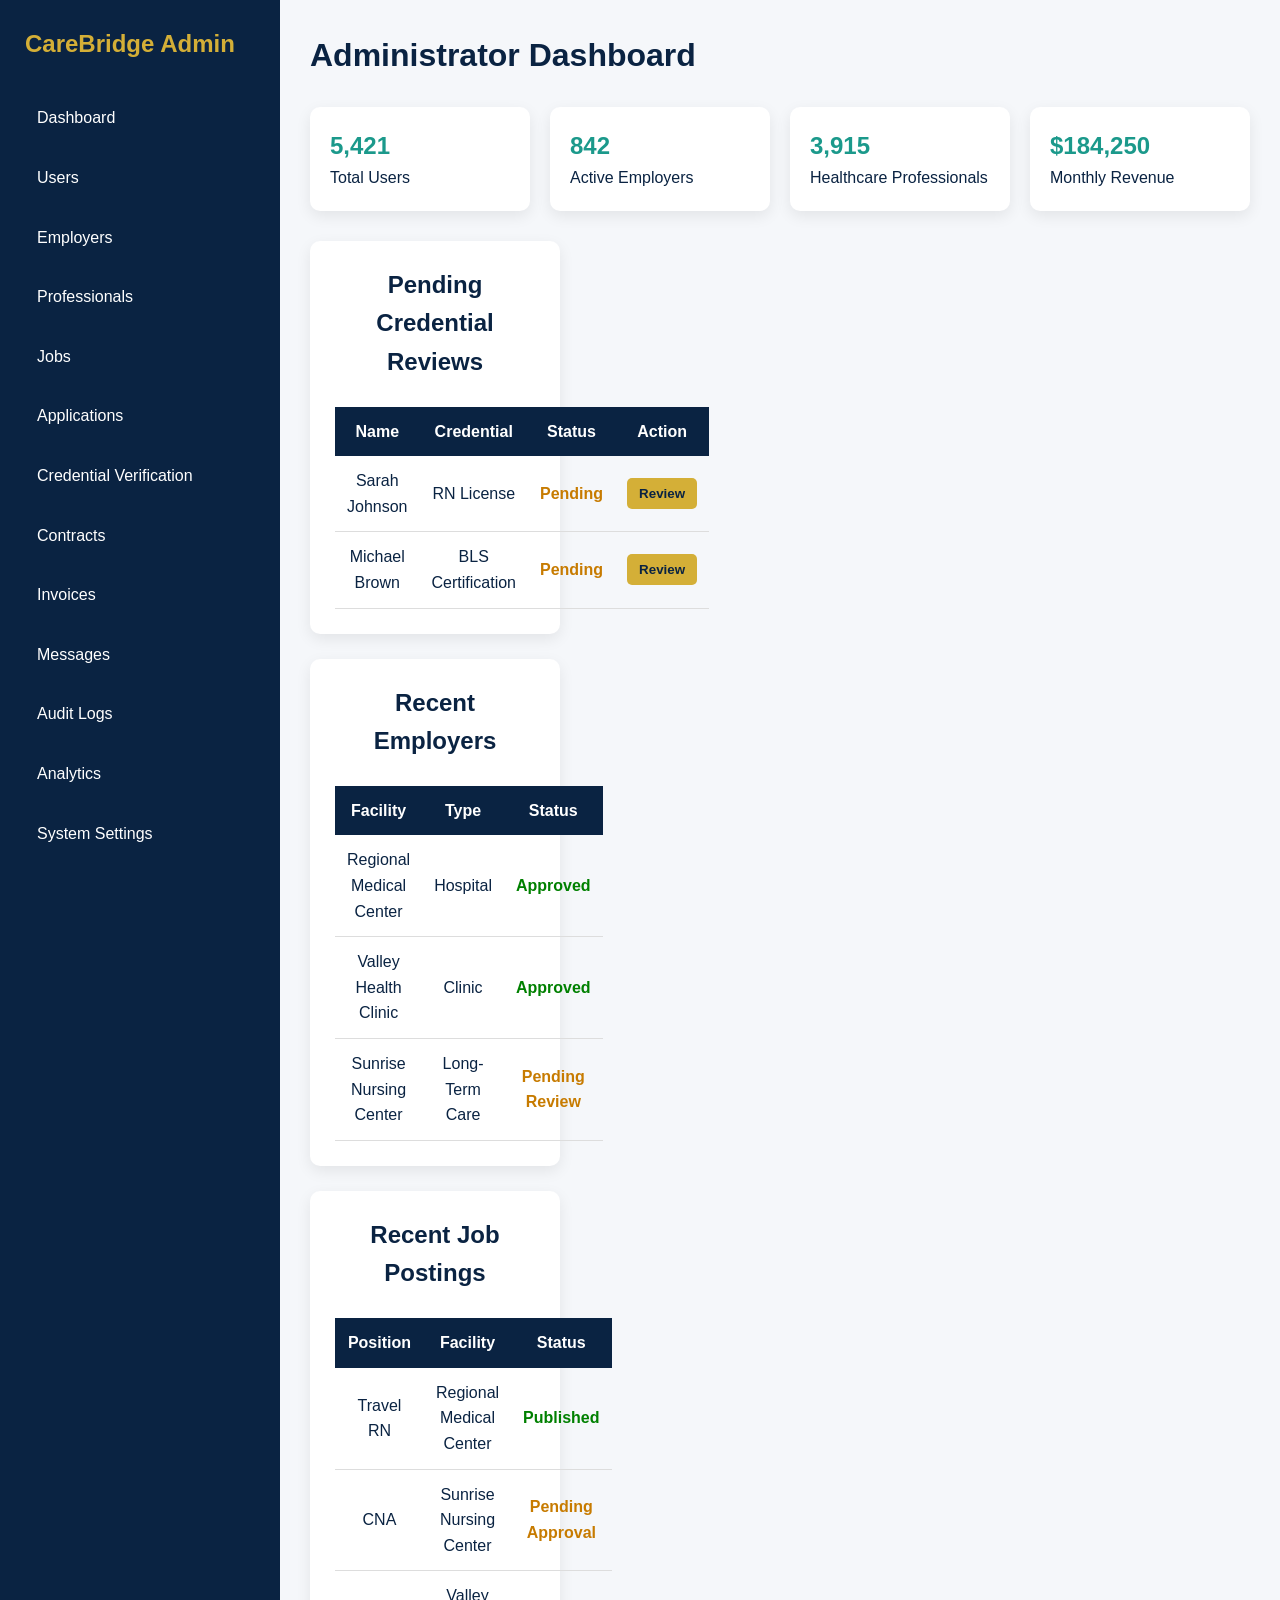
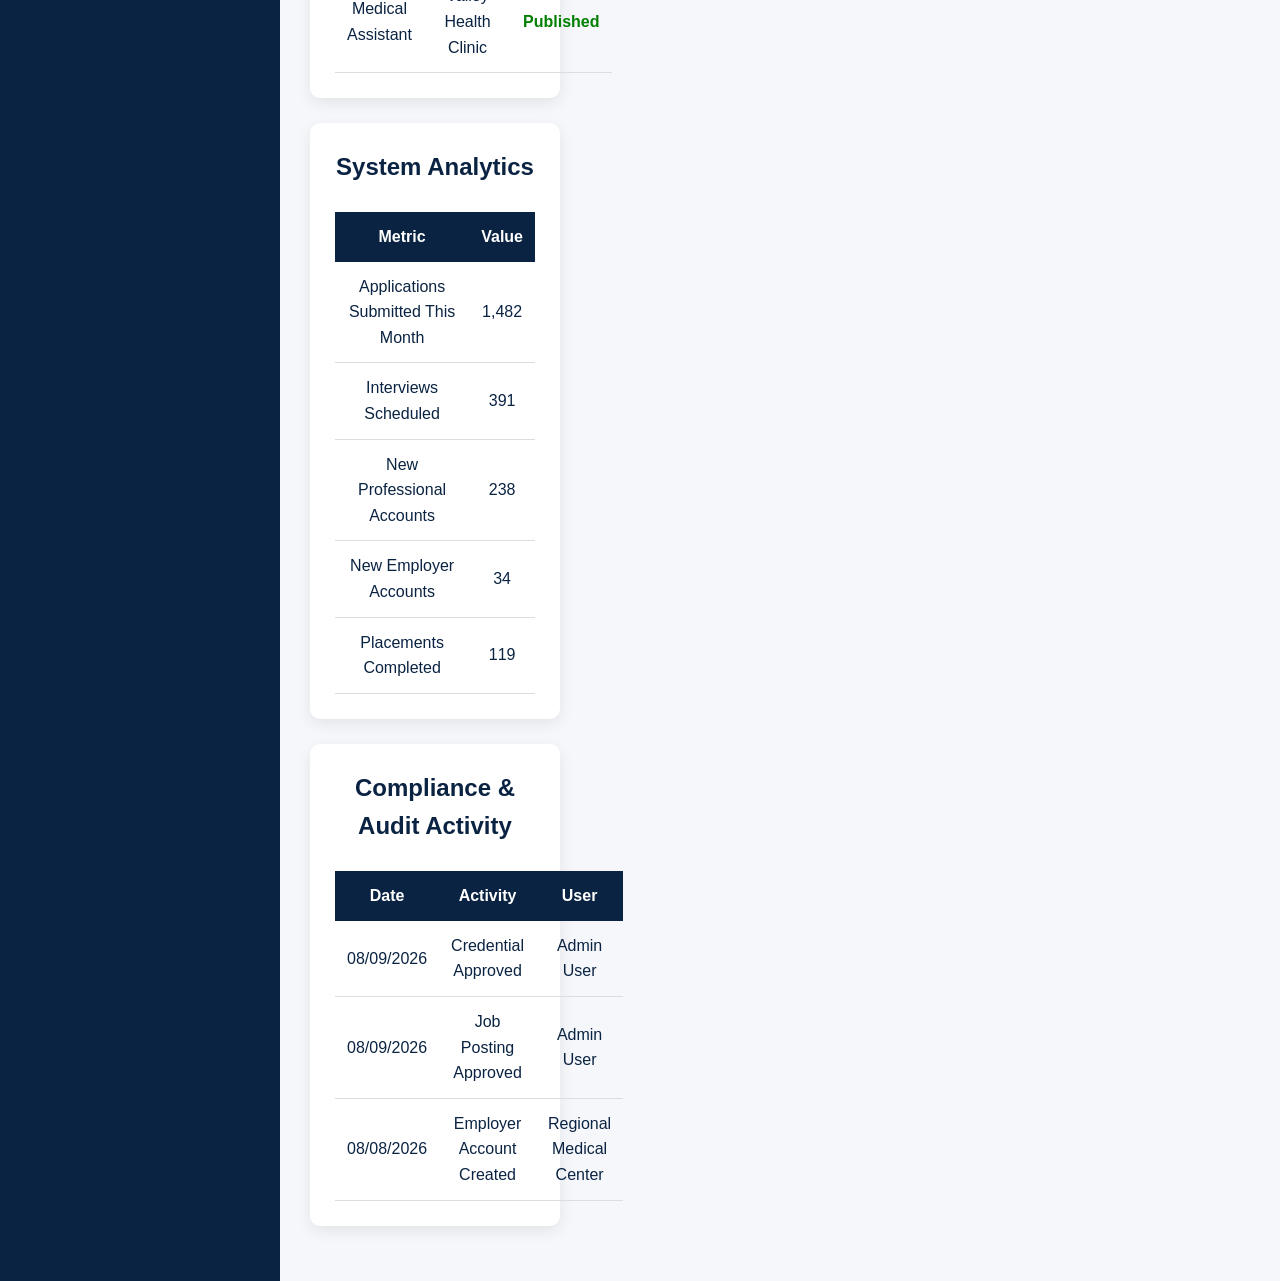
<file: Admin.html>
<!DOCTYPE html><html lang="en">
<head>
<meta charset="UTF-8">
<meta name="viewport" content="width=device-width, initial-scale=1.0">
<title>CareBridge Admin Dashboard</title><link rel="stylesheet" href="../assets/css/style.css"><style>
.dashboard-container{
    display:flex;
    min-height:100vh;
}

.sidebar{
    width:280px;
    background:#0A2342;
    color:white;
    padding:25px;
}

.sidebar h2{
    color:#D4AF37;
    margin-bottom:30px;
}

.sidebar a{
    display:block;
    color:white;
    text-decoration:none;
    padding:12px;
    margin-bottom:10px;
    border-radius:6px;
}

.sidebar a:hover{
    background:#1B998B;
}

.main-content{
    flex:1;
    padding:30px;
    background:#F5F7FA;
}

.stats{
    display:grid;
    grid-template-columns:repeat(auto-fit,minmax(220px,1fr));
    gap:20px;
    margin-bottom:30px;
}

.stat-card{
    background:white;
    padding:20px;
    border-radius:10px;
    box-shadow:0 5px 15px rgba(0,0,0,.08);
}

.stat-card h2{
    color:#1B998B;
}

.card{
    background:white;
    padding:25px;
    border-radius:10px;
    margin-bottom:25px;
    box-shadow:0 5px 15px rgba(0,0,0,.08);
}

table{
    width:100%;
    border-collapse:collapse;
}

th{
    background:#0A2342;
    color:white;
    padding:12px;
}

td{
    padding:12px;
    border-bottom:1px solid #ddd;
}

.action-btn{
    background:#D4AF37;
    color:#0A2342;
    border:none;
    padding:8px 12px;
    border-radius:5px;
    cursor:pointer;
    font-weight:bold;
}

.approved{
    color:green;
    font-weight:bold;
}

.pending{
    color:#c77b00;
    font-weight:bold;
}
</style></head><body><div class="dashboard-container"><div class="sidebar"><h2>CareBridge Admin</h2><a href="#">Dashboard</a>
<a href="#">Users</a>
<a href="#">Employers</a>
<a href="#">Professionals</a>
<a href="#">Jobs</a>
<a href="#">Applications</a>
<a href="#">Credential Verification</a>
<a href="#">Contracts</a>
<a href="#">Invoices</a>
<a href="#">Messages</a>
<a href="#">Audit Logs</a>
<a href="#">Analytics</a>
<a href="#">System Settings</a>

</div><div class="main-content"><h1>Administrator Dashboard</h1><br><div class="stats"><div class="stat-card">
<h2>5,421</h2>
<p>Total Users</p>
</div><div class="stat-card">
<h2>842</h2>
<p>Active Employers</p>
</div><div class="stat-card">
<h2>3,915</h2>
<p>Healthcare Professionals</p>
</div><div class="stat-card">
<h2>$184,250</h2>
<p>Monthly Revenue</p>
</div></div><div class="card"><h2>Pending Credential Reviews</h2><br><table><tr>
<th>Name</th>
<th>Credential</th>
<th>Status</th>
<th>Action</th>
</tr><tr>
<td>Sarah Johnson</td>
<td>RN License</td>
<td class="pending">Pending</td>
<td><button class="action-btn">Review</button></td>
</tr><tr>
<td>Michael Brown</td>
<td>BLS Certification</td>
<td class="pending">Pending</td>
<td><button class="action-btn">Review</button></td>
</tr></table></div><div class="card"><h2>Recent Employers</h2><br><table><tr>
<th>Facility</th>
<th>Type</th>
<th>Status</th>
</tr><tr>
<td>Regional Medical Center</td>
<td>Hospital</td>
<td class="approved">Approved</td>
</tr><tr>
<td>Valley Health Clinic</td>
<td>Clinic</td>
<td class="approved">Approved</td>
</tr><tr>
<td>Sunrise Nursing Center</td>
<td>Long-Term Care</td>
<td class="pending">Pending Review</td>
</tr></table></div><div class="card"><h2>Recent Job Postings</h2><br><table><tr>
<th>Position</th>
<th>Facility</th>
<th>Status</th>
</tr><tr>
<td>Travel RN</td>
<td>Regional Medical Center</td>
<td class="approved">Published</td>
</tr><tr>
<td>CNA</td>
<td>Sunrise Nursing Center</td>
<td class="pending">Pending Approval</td>
</tr><tr>
<td>Medical Assistant</td>
<td>Valley Health Clinic</td>
<td class="approved">Published</td>
</tr></table></div><div class="card"><h2>System Analytics</h2><br><table><tr>
<th>Metric</th>
<th>Value</th>
</tr><tr>
<td>Applications Submitted This Month</td>
<td>1,482</td>
</tr><tr>
<td>Interviews Scheduled</td>
<td>391</td>
</tr><tr>
<td>New Professional Accounts</td>
<td>238</td>
</tr><tr>
<td>New Employer Accounts</td>
<td>34</td>
</tr><tr>
<td>Placements Completed</td>
<td>119</td>
</tr></table></div><div class="card"><h2>Compliance & Audit Activity</h2><br><table><tr>
<th>Date</th>
<th>Activity</th>
<th>User</th>
</tr><tr>
<td>08/09/2026</td>
<td>Credential Approved</td>
<td>Admin User</td>
</tr><tr>
<td>08/09/2026</td>
<td>Job Posting Approved</td>
<td>Admin User</td>
</tr><tr>
<td>08/08/2026</td>
<td>Employer Account Created</td>
<td>Regional Medical Center</td>
</tr></table></div></div></div></body>
</html>
</file>
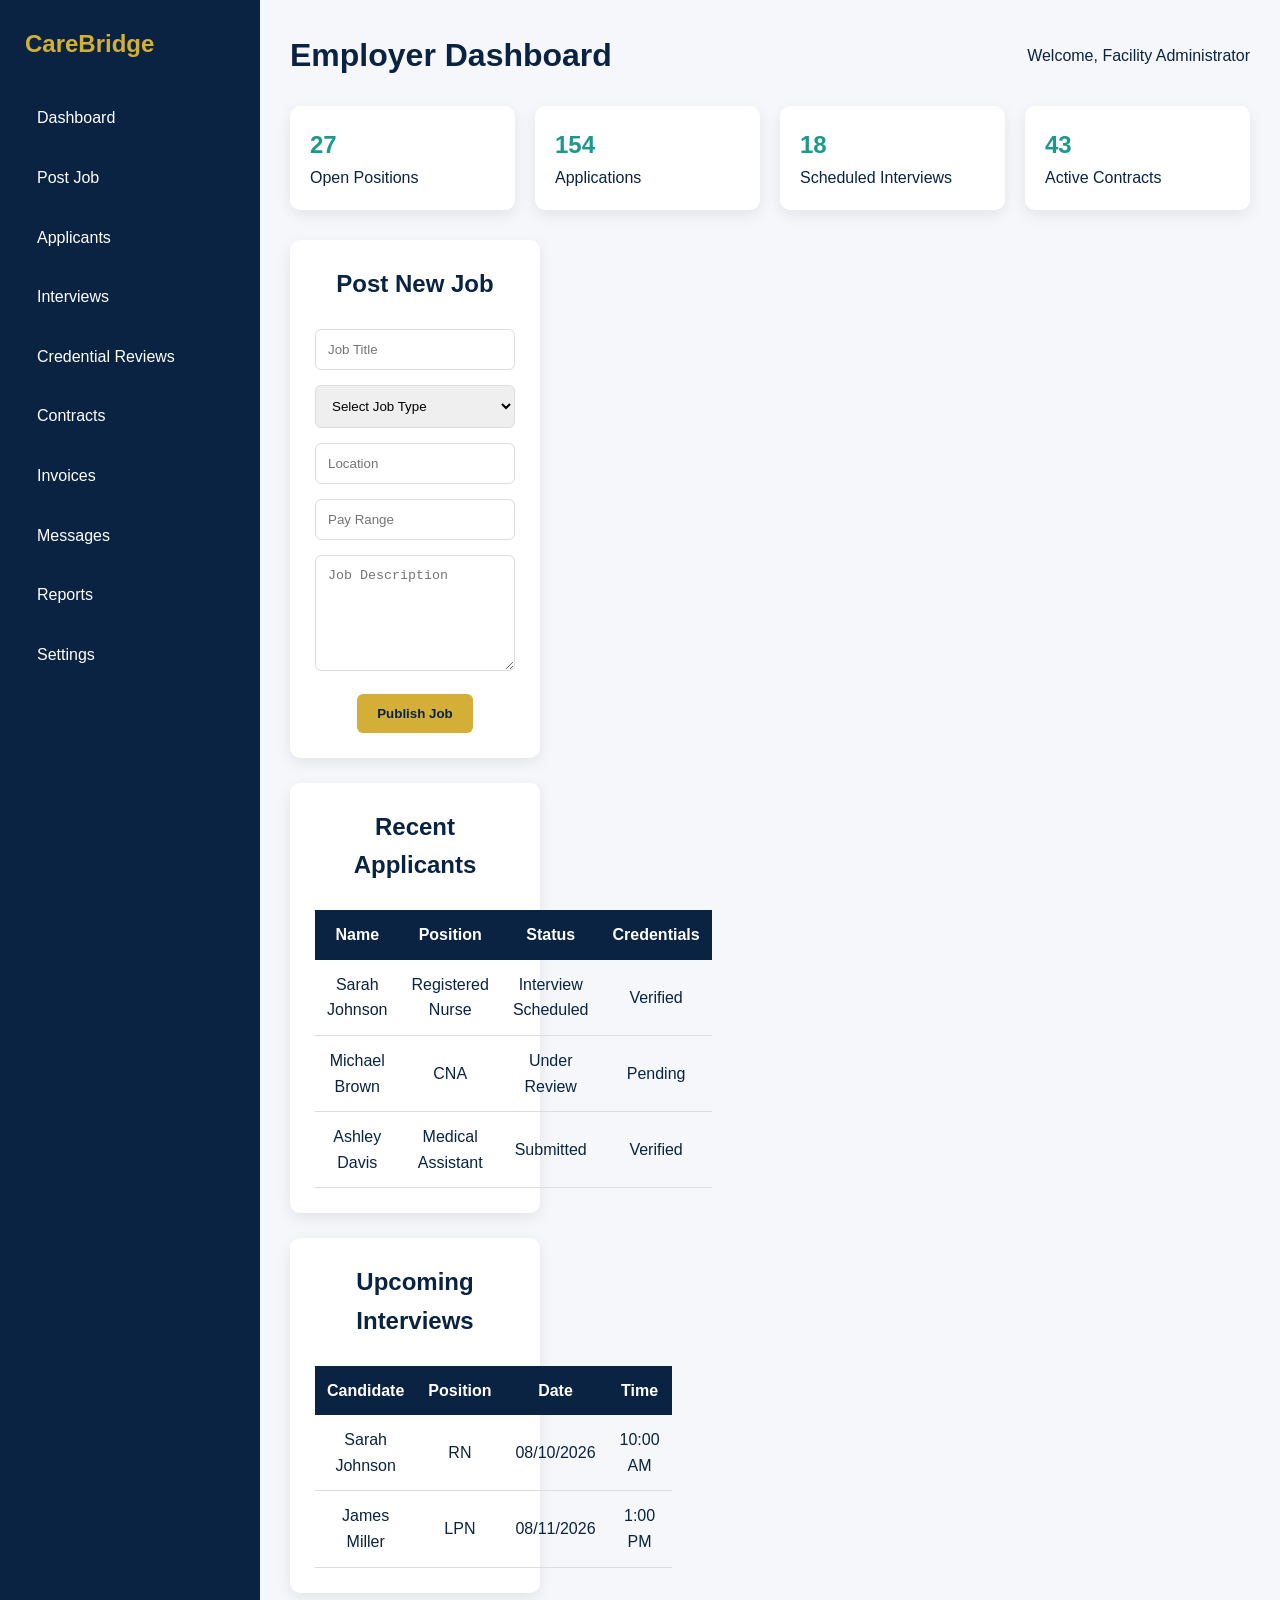
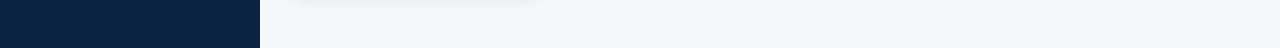
<file: Employer.html>
<!DOCTYPE html><html lang="en">
<head>
<meta charset="UTF-8">
<meta name="viewport" content="width=device-width, initial-scale=1.0">
<title>CareBridge Employer Dashboard</title><link rel="stylesheet" href="../assets/css/style.css"><style>
.dashboard-container{
    display:flex;
    min-height:100vh;
}

.sidebar{
    width:260px;
    background:#0A2342;
    color:white;
    padding:25px;
}

.sidebar h2{
    color:#D4AF37;
    margin-bottom:30px;
}

.sidebar a{
    display:block;
    color:white;
    text-decoration:none;
    padding:12px;
    margin-bottom:10px;
    border-radius:6px;
}

.sidebar a:hover{
    background:#1B998B;
}

.main-content{
    flex:1;
    padding:30px;
    background:#F5F7FA;
}

.top-bar{
    display:flex;
    justify-content:space-between;
    align-items:center;
    margin-bottom:25px;
}

.stats{
    display:grid;
    grid-template-columns:repeat(auto-fit,minmax(220px,1fr));
    gap:20px;
    margin-bottom:30px;
}

.stat-card{
    background:white;
    padding:20px;
    border-radius:10px;
    box-shadow:0 5px 15px rgba(0,0,0,.08);
}

.stat-card h2{
    color:#1B998B;
}

.card{
    background:white;
    padding:25px;
    border-radius:10px;
    margin-bottom:25px;
    box-shadow:0 5px 15px rgba(0,0,0,.08);
}

input,
select,
textarea{
    width:100%;
    padding:12px;
    border:1px solid #ddd;
    border-radius:6px;
    margin-bottom:15px;
}

button{
    background:#D4AF37;
    color:#0A2342;
    border:none;
    padding:12px 20px;
    border-radius:6px;
    font-weight:bold;
    cursor:pointer;
}

table{
    width:100%;
    border-collapse:collapse;
}

th{
    background:#0A2342;
    color:white;
    padding:12px;
}

td{
    padding:12px;
    border-bottom:1px solid #ddd;
}
</style></head><body><div class="dashboard-container"><div class="sidebar"><h2>CareBridge</h2><a href="#">Dashboard</a>
<a href="#">Post Job</a>
<a href="#">Applicants</a>
<a href="#">Interviews</a>
<a href="#">Credential Reviews</a>
<a href="#">Contracts</a>
<a href="#">Invoices</a>
<a href="#">Messages</a>
<a href="#">Reports</a>
<a href="#">Settings</a>

</div><div class="main-content"><div class="top-bar">
<h1>Employer Dashboard</h1>
<p>Welcome, Facility Administrator</p>
</div><div class="stats"><div class="stat-card">
<h2>27</h2>
<p>Open Positions</p>
</div><div class="stat-card">
<h2>154</h2>
<p>Applications</p>
</div><div class="stat-card">
<h2>18</h2>
<p>Scheduled Interviews</p>
</div><div class="stat-card">
<h2>43</h2>
<p>Active Contracts</p>
</div></div><div class="card"><h2>Post New Job</h2><br><input type="text" placeholder="Job Title"><select>
<option>Select Job Type</option>
<option>Full Time</option>
<option>Part Time</option>
<option>Travel Contract</option>
<option>Per Diem</option>
</select><input type="text" placeholder="Location"><input type="text" placeholder="Pay Range"><textarea rows="6" placeholder="Job Description"></textarea><button>Publish Job</button>

</div><div class="card"><h2>Recent Applicants</h2><br><table><tr>
<th>Name</th>
<th>Position</th>
<th>Status</th>
<th>Credentials</th>
</tr><tr>
<td>Sarah Johnson</td>
<td>Registered Nurse</td>
<td>Interview Scheduled</td>
<td>Verified</td>
</tr><tr>
<td>Michael Brown</td>
<td>CNA</td>
<td>Under Review</td>
<td>Pending</td>
</tr><tr>
<td>Ashley Davis</td>
<td>Medical Assistant</td>
<td>Submitted</td>
<td>Verified</td>
</tr></table></div><div class="card"><h2>Upcoming Interviews</h2><br><table><tr>
<th>Candidate</th>
<th>Position</th>
<th>Date</th>
<th>Time</th>
</tr><tr>
<td>Sarah Johnson</td>
<td>RN</td>
<td>08/10/2026</td>
<td>10:00 AM</td>
</tr><tr>
<td>James Miller</td>
<td>LPN</td>
<td>08/11/2026</td>
<td>1:00 PM</td>
</tr></table></div></div></div></body>
</html>
</file>
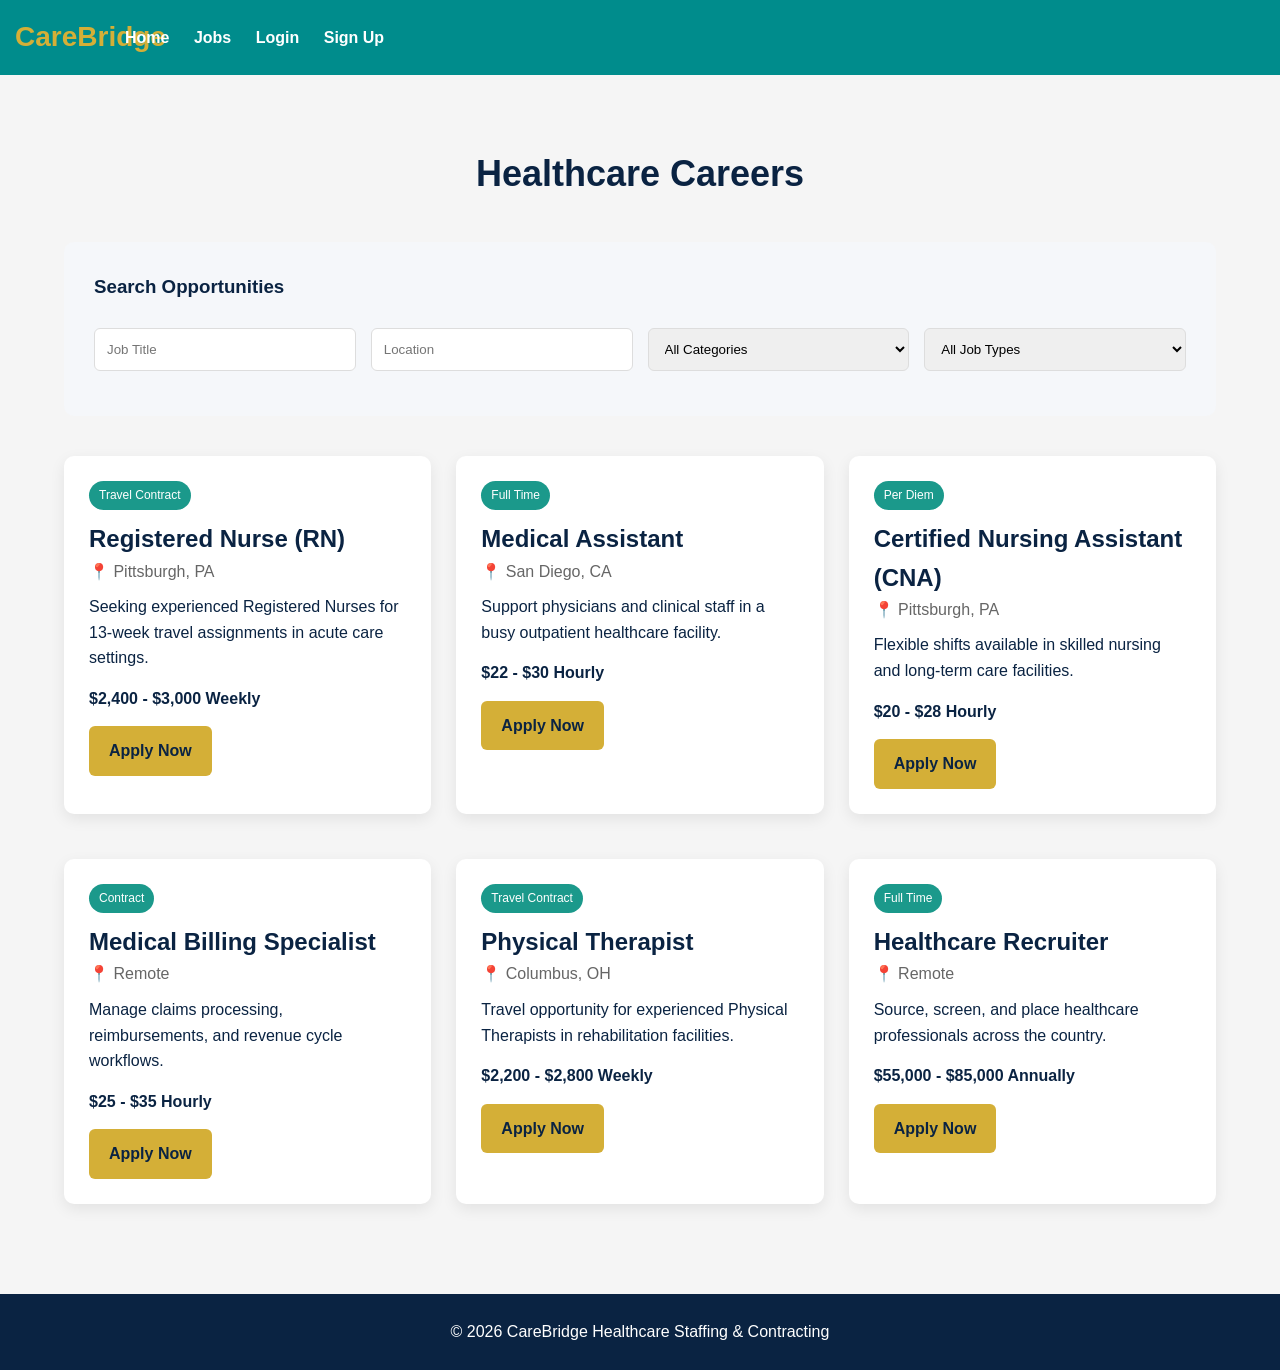
<file: Jobs.html>
<!DOCTYPE html><html lang="en">
<head>
<meta charset="UTF-8">
<meta name="viewport" content="width=device-width, initial-scale=1.0">
<title>CareBridge | Healthcare Jobs</title><link rel="stylesheet" href="assets/css/style.css"><style>
.job-search{
    background:#F5F7FA;
    padding:30px;
    border-radius:10px;
    margin-bottom:40px;
}

.search-grid{
    display:grid;
    grid-template-columns:repeat(auto-fit,minmax(250px,1fr));
    gap:15px;
}

.search-grid input,
.search-grid select{
    padding:12px;
    border:1px solid #ddd;
    border-radius:6px;
}

.job-grid{
    display:grid;
    grid-template-columns:repeat(auto-fit,minmax(350px,1fr));
    gap:25px;
}

.job-card{
    background:white;
    padding:25px;
    border-radius:10px;
    box-shadow:0 5px 15px rgba(0,0,0,.08);
}

.job-type{
    background:#1B998B;
    color:white;
    display:inline-block;
    padding:5px 10px;
    border-radius:20px;
    font-size:12px;
    margin-bottom:10px;
}

.location{
    color:#666;
    margin-bottom:10px;
}

.salary{
    color:#0A2342;
    font-weight:bold;
    margin:15px 0;
}

.apply-btn{
    background:#D4AF37;
    color:#0A2342;
    text-decoration:none;
    padding:12px 20px;
    border-radius:6px;
    font-weight:bold;
    display:inline-block;
}

.apply-btn:hover{
    opacity:.9;
}
</style></head><body><header>
<div class="navbar">
<div class="logo">CareBridge</div><div class="nav-links">
<a href="index.html">Home</a>
<a href="jobs.html">Jobs</a>
<a href="login.html">Login</a>
<a href="signup.html">Sign Up</a>
</div>
</div>
</header><section class="container section"><h1 class="section-title">Healthcare Careers</h1><div class="job-search"><h3>Search Opportunities</h3><br><div class="search-grid"><input type="text" placeholder="Job Title"><input type="text" placeholder="Location"><select>
<option>All Categories</option>
<option>Registered Nurse</option>
<option>Licensed Practical Nurse</option>
<option>Certified Nursing Assistant</option>
<option>Medical Assistant</option>
<option>Physical Therapist</option>
<option>Occupational Therapist</option>
<option>Respiratory Therapist</option>
<option>Medical Billing</option>
<option>Medical Coding</option>
<option>Healthcare Administration</option>
</select><select>
<option>All Job Types</option>
<option>Full Time</option>
<option>Part Time</option>
<option>Contract</option>
<option>Travel</option>
<option>Per Diem</option>
</select></div></div><div class="job-grid"><div class="job-card"><span class="job-type">Travel Contract</span>

<h2>Registered Nurse (RN)</h2><p class="location">📍 Pittsburgh, PA</p><p>
Seeking experienced Registered Nurses for
13-week travel assignments in acute care settings.
</p><p class="salary">$2,400 - $3,000 Weekly</p><a href="login.html" class="apply-btn">
Apply Now
</a></div><div class="job-card"><span class="job-type">Full Time</span>

<h2>Medical Assistant</h2><p class="location">📍 San Diego, CA</p><p>
Support physicians and clinical staff in a
busy outpatient healthcare facility.
</p><p class="salary">$22 - $30 Hourly</p><a href="login.html" class="apply-btn">
Apply Now
</a></div><div class="job-card"><span class="job-type">Per Diem</span>

<h2>Certified Nursing Assistant (CNA)</h2><p class="location">📍 Pittsburgh, PA</p><p>
Flexible shifts available in skilled nursing
and long-term care facilities.
</p><p class="salary">$20 - $28 Hourly</p><a href="login.html" class="apply-btn">
Apply Now
</a></div><div class="job-card"><span class="job-type">Contract</span>

<h2>Medical Billing Specialist</h2><p class="location">📍 Remote</p><p>
Manage claims processing, reimbursements,
and revenue cycle workflows.
</p><p class="salary">$25 - $35 Hourly</p><a href="login.html" class="apply-btn">
Apply Now
</a></div><div class="job-card"><span class="job-type">Travel Contract</span>

<h2>Physical Therapist</h2><p class="location">📍 Columbus, OH</p><p>
Travel opportunity for experienced Physical
Therapists in rehabilitation facilities.
</p><p class="salary">$2,200 - $2,800 Weekly</p><a href="login.html" class="apply-btn">
Apply Now
</a></div><div class="job-card"><span class="job-type">Full Time</span>

<h2>Healthcare Recruiter</h2><p class="location">📍 Remote</p><p>
Source, screen, and place healthcare
professionals across the country.
</p><p class="salary">$55,000 - $85,000 Annually</p><a href="login.html" class="apply-btn">
Apply Now
</a></div></div></section><footer>
<p>
© 2026 CareBridge Healthcare Staffing & Contracting
</p>
</footer></body>
</html>
</file>
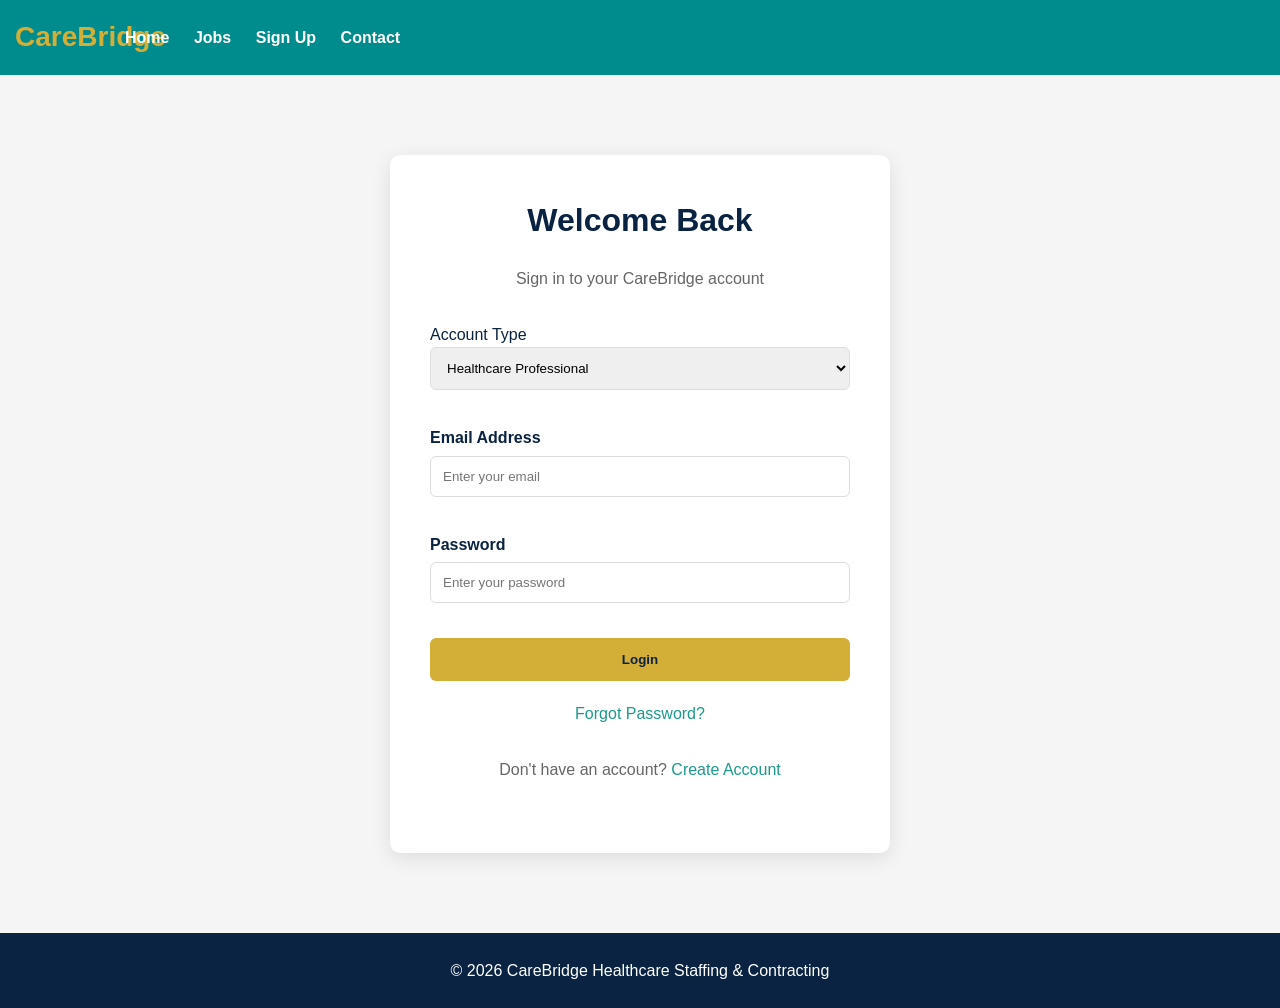
<file: Login.html>
<!DOCTYPE html>
<html lang="en">
<head>
<meta charset="UTF-8">
<meta name="viewport" content="width=device-width, initial-scale=1.0">
<title>CareBridge Login</title>

<link rel="stylesheet" href="assets/css/style.css">

<style>
.login-container{
    max-width:500px;
    margin:80px auto;
    background:white;
    padding:40px;
    border-radius:10px;
    box-shadow:0 5px 20px rgba(0,0,0,.1);
}

.login-container h1{
    text-align:center;
    margin-bottom:20px;
    color:#0A2342;
}

.login-container p{
    text-align:center;
    margin-bottom:30px;
    color:#666;
}

.form-group{
    margin-bottom:20px;
}

.form-group label{
    display:block;
    margin-bottom:5px;
    font-weight:bold;
}

.form-control{
    width:100%;
    padding:12px;
    border:1px solid #ddd;
    border-radius:6px;
}

.login-btn{
    width:100%;
    background:#D4AF37;
    color:#0A2342;
    border:none;
    padding:14px;
    border-radius:6px;
    font-weight:bold;
    cursor:pointer;
}

.login-btn:hover{
    opacity:.9;
}

.links{
    text-align:center;
    margin-top:20px;
}

.links a{
    color:#1B998B;
    text-decoration:none;
}

.role-select{
    margin-bottom:20px;
}
</style>

</head>
<body>

<header>
<div class="navbar">
<div class="logo">CareBridge</div>

<div class="nav-links">
<a href="index.html">Home</a>
<a href="jobs.html">Jobs</a>
<a href="signup.html">Sign Up</a>
<a href="contact.html">Contact</a>
</div>
</div>
</header>

<div class="login-container">

<h1>Welcome Back</h1>

<p>Sign in to your CareBridge account</p>

<form>

<div class="role-select">
<label>Account Type</label>
<select class="form-control">
<option>Healthcare Professional</option>
<option>Employer</option>
<option>Administrator</option>
</select>
</div>

<div class="form-group">
<label>Email Address</label>
<input type="email"
class="form-control"
placeholder="Enter your email">
</div>

<div class="form-group">
<label>Password</label>
<input type="password"
class="form-control"
placeholder="Enter your password">
</div>

<button type="submit" class="login-btn">
Login
</button>

</form>

<div class="links">

<p>
<a href="#">Forgot Password?</a>
</p>

<p>
Don't have an account?
<a href="signup.html">Create Account</a>
</p>

</div>

</div>

<footer>
<p>
© 2026 CareBridge Healthcare Staffing & Contracting
</p>
</footer>

</body>
</html>
</file>
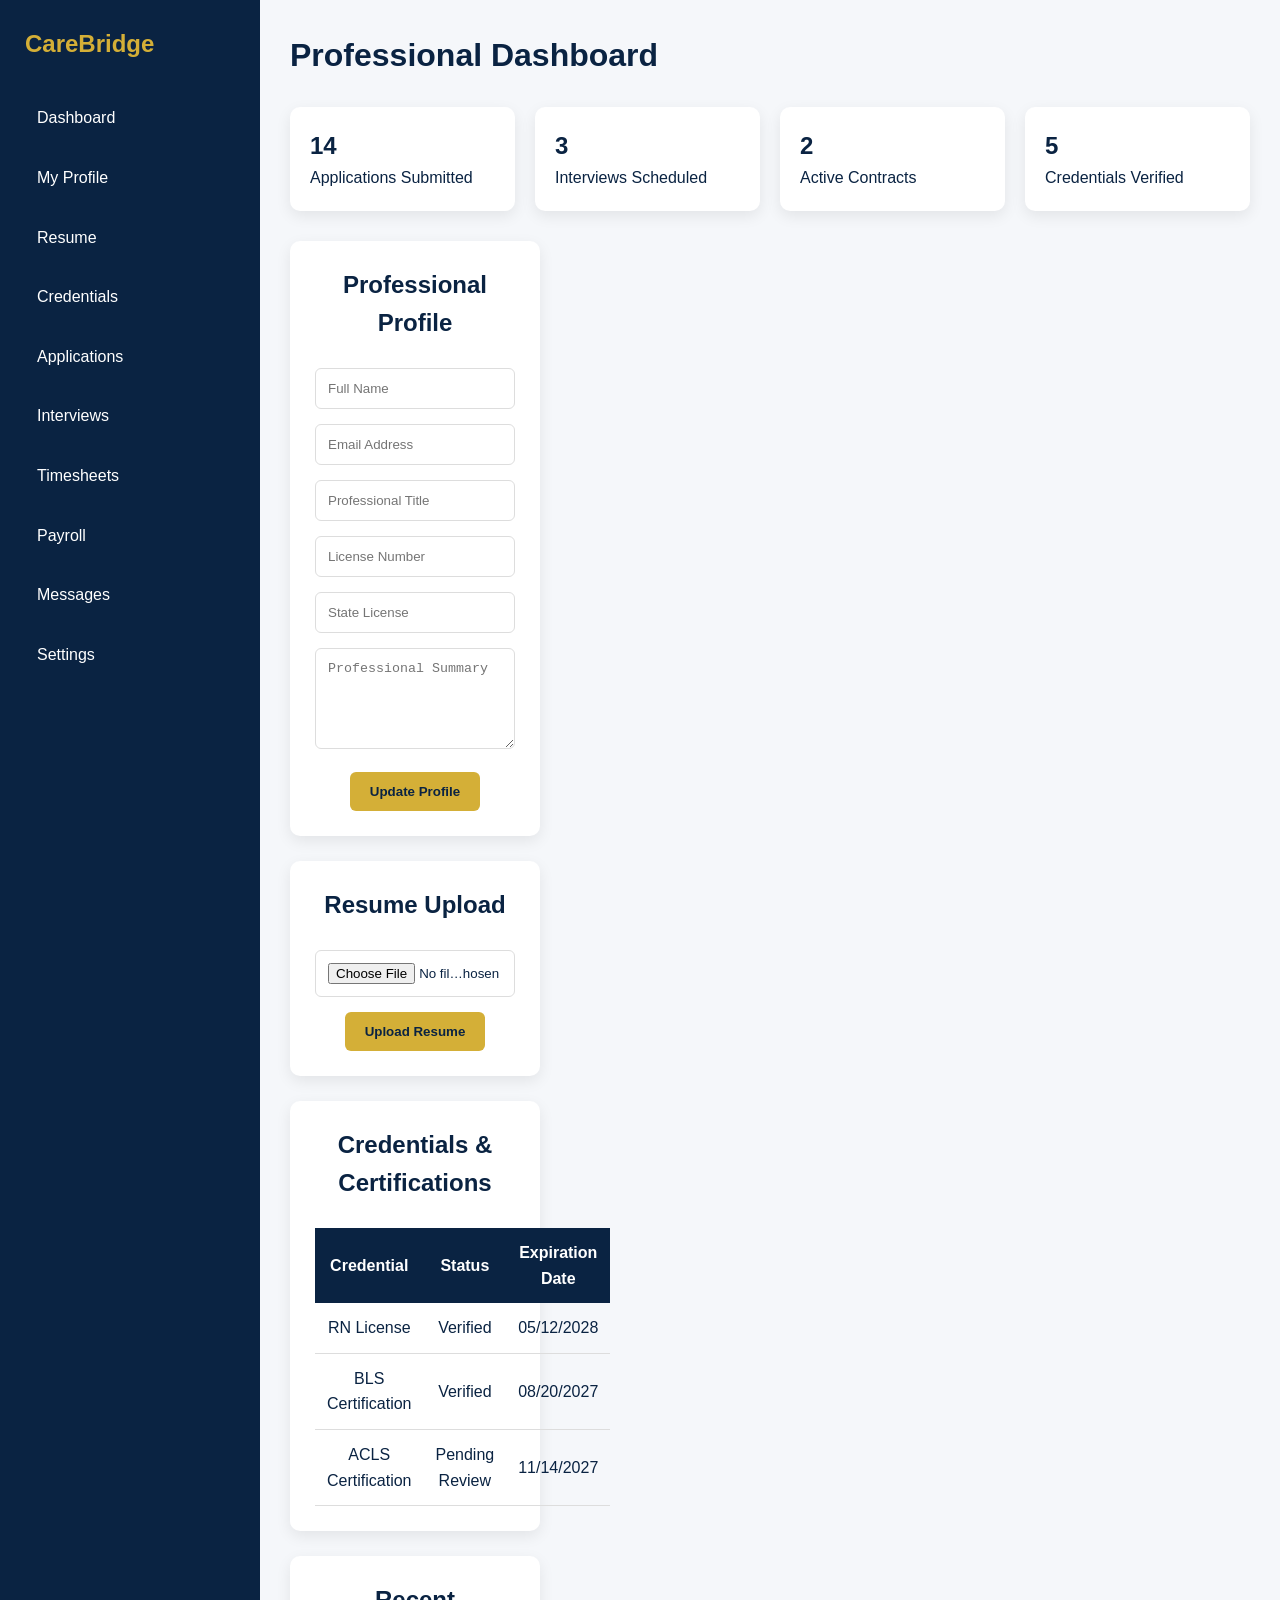
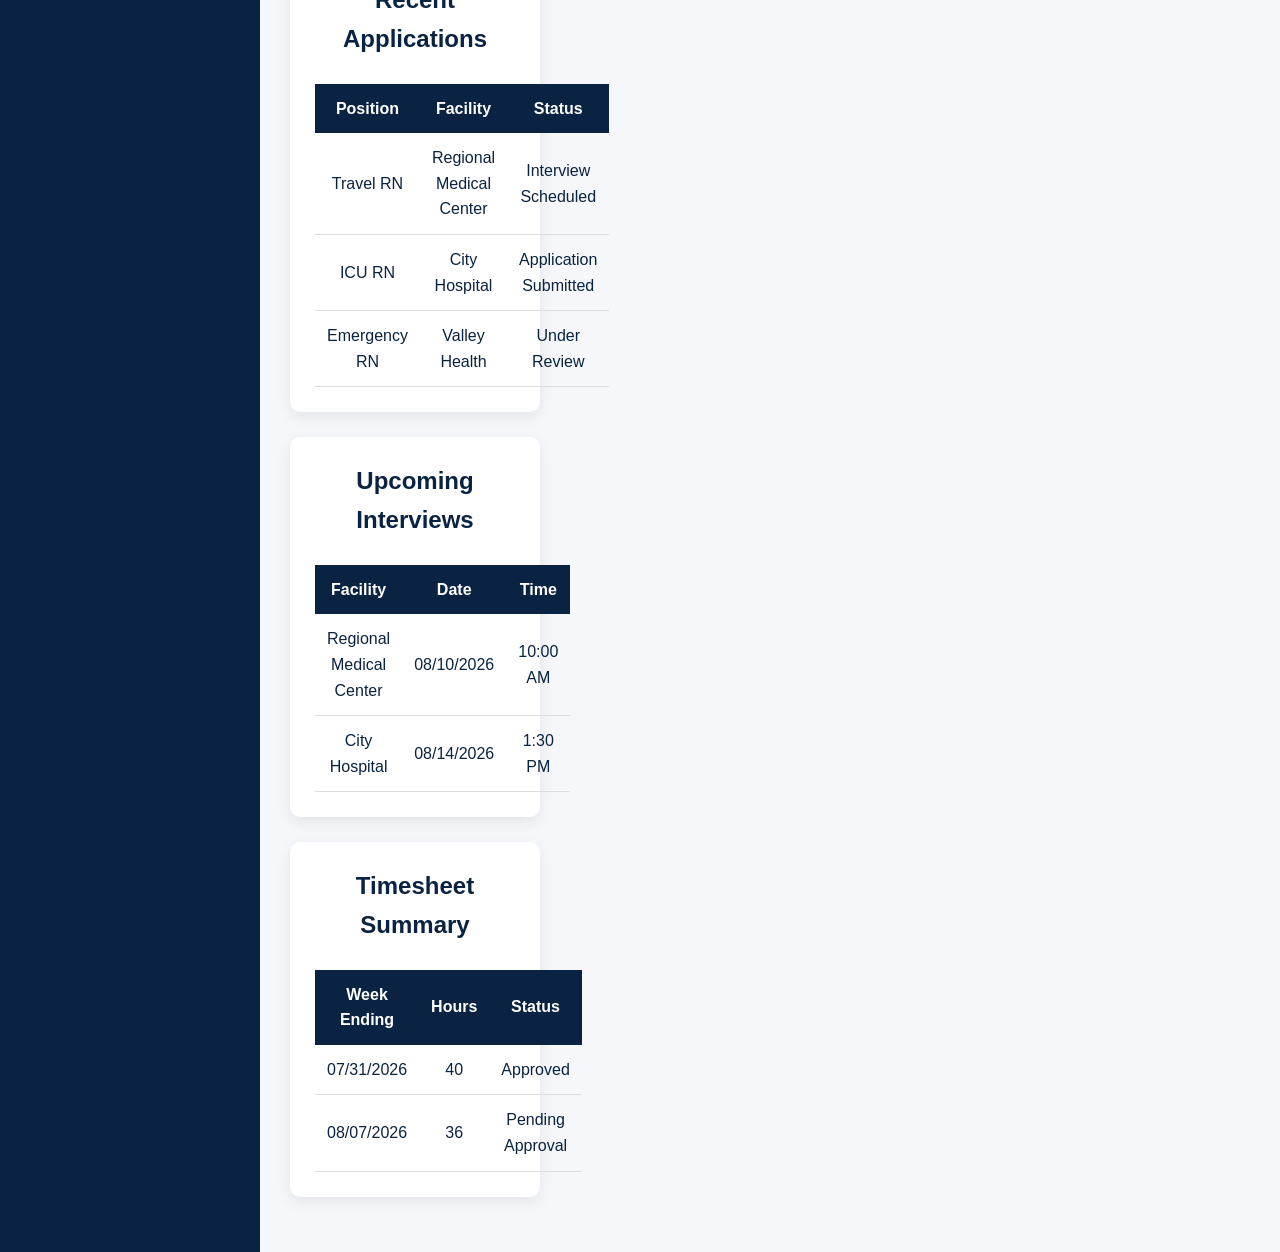
<file: professional.html>
<!DOCTYPE html><html lang="en">
<head>
<meta charset="UTF-8">
<meta name="viewport" content="width=device-width, initial-scale=1.0">
<title>CareBridge Professional Dashboard</title><link rel="stylesheet" href="../assets/css/style.css"><style>
.dashboard-container{
    display:flex;
    min-height:100vh;
}

.sidebar{
    width:260px;
    background:#0A2342;
    color:white;
    padding:25px;
}

.sidebar h2{
    color:#D4AF37;
    margin-bottom:30px;
}

.sidebar a{
    display:block;
    color:white;
    text-decoration:none;
    padding:12px;
    margin-bottom:10px;
    border-radius:6px;
}

.sidebar a:hover{
    background:#1B998B;
}

.main-content{
    flex:1;
    padding:30px;
    background:#F5F7FA;
}

.stats{
    display:grid;
    grid-template-columns:repeat(auto-fit,minmax(220px,1fr));
    gap:20px;
    margin-bottom:30px;
}

.stat-card{
    background:white;
    padding:20px;
    border-radius:10px;
    box-shadow:0 5px 15px rgba(0,0,0,.08);
}

.card{
    background:white;
    padding:25px;
    border-radius:10px;
    margin-bottom:25px;
    box-shadow:0 5px 15px rgba(0,0,0,.08);
}

input,
select,
textarea{
    width:100%;
    padding:12px;
    border:1px solid #ddd;
    border-radius:6px;
    margin-bottom:15px;
}

button{
    background:#D4AF37;
    color:#0A2342;
    border:none;
    padding:12px 20px;
    border-radius:6px;
    font-weight:bold;
    cursor:pointer;
}

table{
    width:100%;
    border-collapse:collapse;
}

th{
    background:#0A2342;
    color:white;
    padding:12px;
}

td{
    padding:12px;
    border-bottom:1px solid #ddd;
}
</style></head><body><div class="dashboard-container"><div class="sidebar"><h2>CareBridge</h2><a href="#">Dashboard</a>
<a href="#">My Profile</a>
<a href="#">Resume</a>
<a href="#">Credentials</a>
<a href="#">Applications</a>
<a href="#">Interviews</a>
<a href="#">Timesheets</a>
<a href="#">Payroll</a>
<a href="#">Messages</a>
<a href="#">Settings</a>

</div><div class="main-content"><h1>Professional Dashboard</h1><br><div class="stats"><div class="stat-card">
<h2>14</h2>
<p>Applications Submitted</p>
</div><div class="stat-card">
<h2>3</h2>
<p>Interviews Scheduled</p>
</div><div class="stat-card">
<h2>2</h2>
<p>Active Contracts</p>
</div><div class="stat-card">
<h2>5</h2>
<p>Credentials Verified</p>
</div></div><div class="card"><h2>Professional Profile</h2><br><input type="text" placeholder="Full Name"><input type="email" placeholder="Email Address"><input type="text" placeholder="Professional Title"><input type="text" placeholder="License Number"><input type="text" placeholder="State License"><textarea rows="5" placeholder="Professional Summary"></textarea><button>Update Profile</button>

</div><div class="card"><h2>Resume Upload</h2><br><input type="file"><button>Upload Resume</button>

</div><div class="card"><h2>Credentials & Certifications</h2><br><table><tr>
<th>Credential</th>
<th>Status</th>
<th>Expiration Date</th>
</tr><tr>
<td>RN License</td>
<td>Verified</td>
<td>05/12/2028</td>
</tr><tr>
<td>BLS Certification</td>
<td>Verified</td>
<td>08/20/2027</td>
</tr><tr>
<td>ACLS Certification</td>
<td>Pending Review</td>
<td>11/14/2027</td>
</tr></table></div><div class="card"><h2>Recent Applications</h2><br><table><tr>
<th>Position</th>
<th>Facility</th>
<th>Status</th>
</tr><tr>
<td>Travel RN</td>
<td>Regional Medical Center</td>
<td>Interview Scheduled</td>
</tr><tr>
<td>ICU RN</td>
<td>City Hospital</td>
<td>Application Submitted</td>
</tr><tr>
<td>Emergency RN</td>
<td>Valley Health</td>
<td>Under Review</td>
</tr></table></div><div class="card"><h2>Upcoming Interviews</h2><br><table><tr>
<th>Facility</th>
<th>Date</th>
<th>Time</th>
</tr><tr>
<td>Regional Medical Center</td>
<td>08/10/2026</td>
<td>10:00 AM</td>
</tr><tr>
<td>City Hospital</td>
<td>08/14/2026</td>
<td>1:30 PM</td>
</tr></table></div><div class="card"><h2>Timesheet Summary</h2><br><table><tr>
<th>Week Ending</th>
<th>Hours</th>
<th>Status</th>
</tr><tr>
<td>07/31/2026</td>
<td>40</td>
<td>Approved</td>
</tr><tr>
<td>08/07/2026</td>
<td>36</td>
<td>Pending Approval</td>
</tr></table></div></div></div></body>
</html>
</file>
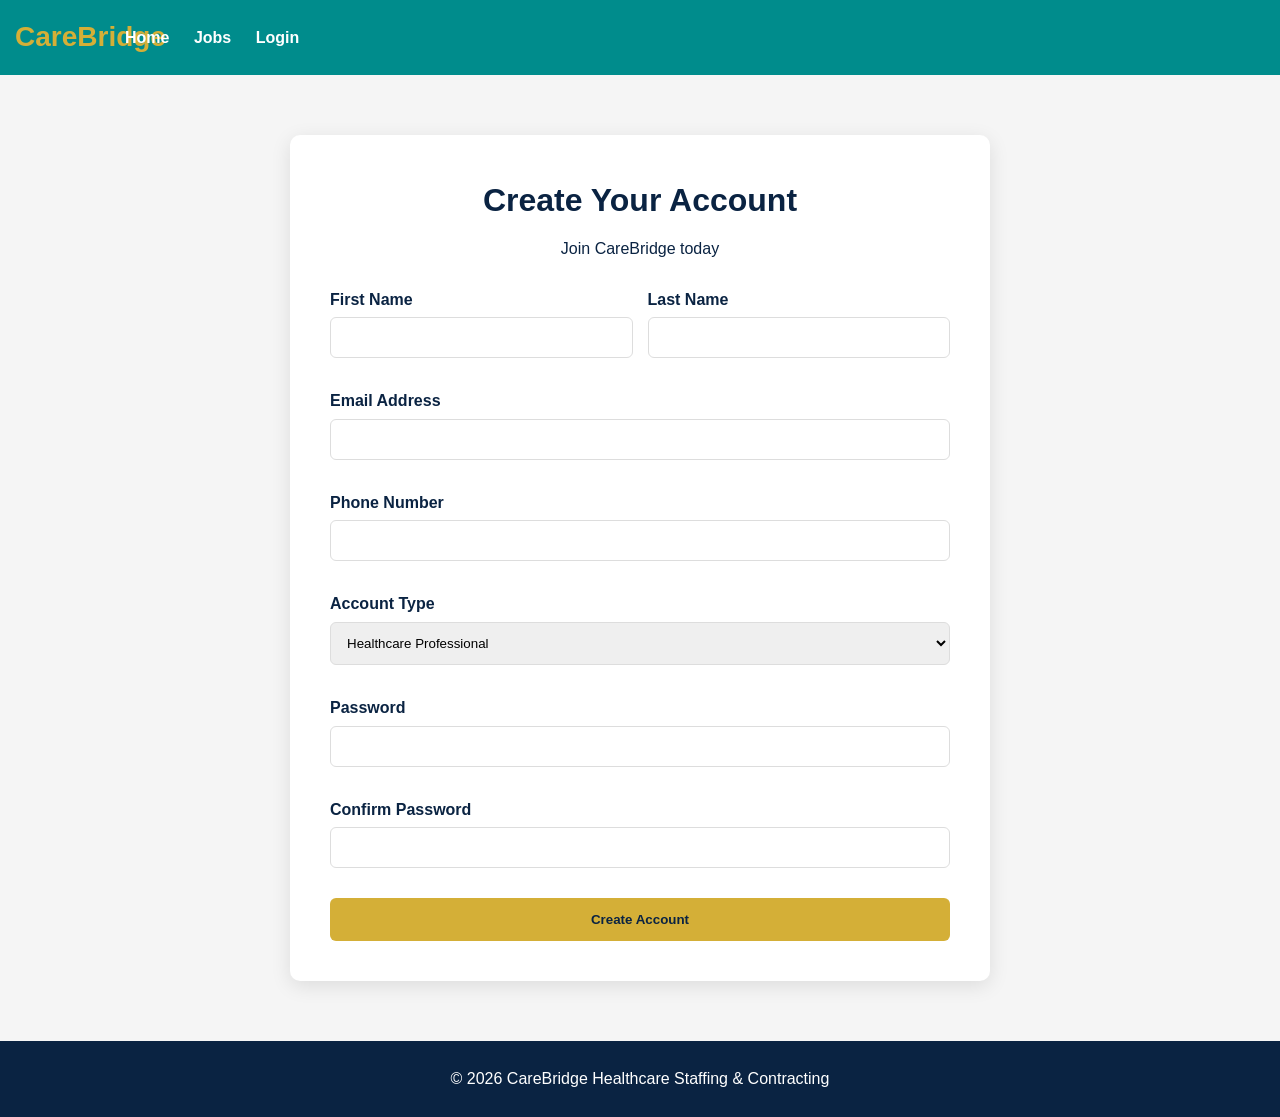
<file: Signup.html>
<!DOCTYPE html>
<html lang="en">
<head>
<meta charset="UTF-8">
<meta name="viewport" content="width=device-width, initial-scale=1.0">
<title>CareBridge Sign Up</title>

<link rel="stylesheet" href="assets/css/style.css">

<style>
.signup-container{
    max-width:700px;
    margin:60px auto;
    background:white;
    padding:40px;
    border-radius:10px;
    box-shadow:0 5px 20px rgba(0,0,0,.1);
}

.signup-container h1{
    text-align:center;
    color:#0A2342;
    margin-bottom:10px;
}

.signup-container p{
    text-align:center;
    margin-bottom:25px;
}

.form-row{
    display:grid;
    grid-template-columns:1fr 1fr;
    gap:15px;
}

.form-group{
    margin-bottom:15px;
}

.form-group label{
    display:block;
    margin-bottom:5px;
    font-weight:bold;
}

.form-control{
    width:100%;
    padding:12px;
    border:1px solid #ddd;
    border-radius:6px;
}

.signup-btn{
    width:100%;
    background:#D4AF37;
    color:#0A2342;
    border:none;
    padding:14px;
    border-radius:6px;
    font-weight:bold;
    cursor:pointer;
}

.signup-btn:hover{
    opacity:.9;
}

@media(max-width:768px){
    .form-row{
        grid-template-columns:1fr;
    }
}
</style>

</head>
<body>

<header>
<div class="navbar">
<div class="logo">CareBridge</div>

<div class="nav-links">
<a href="index.html">Home</a>
<a href="jobs.html">Jobs</a>
<a href="login.html">Login</a>
</div>
</div>
</header>

<div class="signup-container">

<h1>Create Your Account</h1>

<p>Join CareBridge today</p>

<form>

<div class="form-row">

<div class="form-group">
<label>First Name</label>
<input type="text" class="form-control">
</div>

<div class="form-group">
<label>Last Name</label>
<input type="text" class="form-control">
</div>

</div>

<div class="form-group">
<label>Email Address</label>
<input type="email" class="form-control">
</div>

<div class="form-group">
<label>Phone Number</label>
<input type="tel" class="form-control">
</div>

<div class="form-group">
<label>Account Type</label>
<select class="form-control">
<option>Healthcare Professional</option>
<option>Employer</option>
</select>
</div>

<div class="form-group">
<label>Password</label>
<input type="password" class="form-control">
</div>

<div class="form-group">
<label>Confirm Password</label>
<input type="password" class="form-control">
</div>

<button type="submit" class="signup-btn">
Create Account
</button>

</form>

</div>

<footer>
<p>© 2026 CareBridge Healthcare Staffing & Contracting</p>
</footer>

</body>
</html>
</file>
<file: assets/css/style.css>
:root {
    --navy: #0A2342;
    --teal: #1B998B;
    --gold: #D4AF37;
    --white: #FFFFFF;
    --light: #F5F7FA;
}

* {
    margin: 0;
    padding: 0;
    box-sizing: border-box;
}

body {
    font-family: Arial, Helvetica, sans-serif;
    background: var(--white);
    color: var(--navy);
    line-height: 1.6;
}

header {
    background: var(--navy);
    color: white;
    padding: 20px 8%;
}

.navbar {
    display: flex;
    justify-content: space-between;
    align-items: center;
}

.logo {
    color: var(--gold);
    font-size: 28px;
    font-weight: bold;
}

.nav-links a {
    color: white;
    text-decoration: none;
    margin-left: 20px;
    font-weight: 600;
}

.nav-links a:hover {
    color: var(--gold);
}

.hero {
    background: linear-gradient(
        rgba(10,35,66,.85),
        rgba(10,35,66,.85)
    );
    color: white;
    text-align: center;
    padding: 120px 8%;
}

.hero h1 {
    font-size: 52px;
    margin-bottom: 20px;
}

.hero p {
    max-width: 800px;
    margin: auto;
    margin-bottom: 30px;
    font-size: 20px;
}

.btn {
    display: inline-block;
    padding: 14px 28px;
    border-radius: 6px;
    text-decoration: none;
    font-weight: bold;
}

.btn-primary {
    background: var(--gold);
    color: var(--navy);
}

.btn-secondary {
    background: var(--teal);
    color: white;
}

.container {
    width: 90%;
    max-width: 1200px;
    margin: auto;
}

.section {
    padding: 70px 0;
}

.section-title {
    text-align: center;
    margin-bottom: 40px;
    font-size: 36px;
}

.card {
    background: white;
    padding: 25px;
    border-radius: 10px;
    box-shadow: 0 5px 15px rgba(0,0,0,.08);
}

.job-card {
    background: white;
    padding: 25px;
    border-radius: 10px;
    margin-bottom: 20px;
    box-shadow: 0 5px 15px rgba(0,0,0,.08);
}

.dashboard {
    display: flex;
    min-height: 100vh;
}

.sidebar {
    width: 260px;
    background: var(--navy);
    color: white;
    padding: 20px;
}

.sidebar a {
    display: block;
    color: white;
    text-decoration: none;
    padding: 12px;
    margin-bottom: 10px;
    border-radius: 5px;
}

.sidebar a:hover {
    background: var(--teal);
}

.main-content {
    flex: 1;
    padding: 30px;
    background: var(--light);
}

table {
    width: 100%;
    border-collapse: collapse;
}

table th {
    background: var(--navy);
    color: white;
    padding: 12px;
}

table td {
    padding: 12px;
    border-bottom: 1px solid #ddd;
}

input,
select,
textarea {
    width: 100%;
    padding: 12px;
    border: 1px solid #ddd;
    border-radius: 6px;
    margin-bottom: 15px;
}

button {
    background: var(--gold);
    color: var(--navy);
    border: none;
    padding: 12px 20px;
    border-radius: 6px;
    cursor: pointer;
    font-weight: bold;
}

footer {
    background: var(--navy);
    color: white;
    text-align: center;
    padding: 25px;
}

@media(max-width:768px) {
    .navbar {
        flex-direction: column;
    }

    .nav-links {
        margin-top: 15px;
    }

    .nav-links a {
        display: block;
        margin: 10px 0;
    }

    .dashboard {
        flex-direction: column;
    }

    .sidebar {
        width: 100%;
    }

    .hero h1 {
        font-size: 36px;
    }
      }
.logo-section{
    display:flex;
    align-items:center;
    gap:12px;
}

.logo-image{
    width:60px;
    height:60px;
    object-fit:contain;
}

.logo{
    color:#D4AF37;
    font-size:28px;
    font-weight:700;
}

.logo-section small{
    color:#1B998B;
    display:block;
    font-size:12px;
    font-weight:600;
    letter-spacing:1px;
}
body {
    margin:0;
    font-family:Arial, sans-serif;
    background:#f5f5f5;
}

header {
    background:#008c8c;
    padding:15px;
    display:flex;
    align-items:center;
    justify-content:space-between;
}

.logo {
    width:90px;
}

nav a {
    color:white;
    margin:15px;
    text-decoration:none;
    font-weight:bold;
}

.hero {
    background:#00a6a6;
    color:white;
    padding:60px;
    text-align:center;
}

.content {
    padding:40px;
    text-align:center;
}

.page-image {
    width:300px;
}

.cards {
    display:flex;
    justify-content:center;
    gap:20px;
    padding:40px;
}

.card {
    background:white;
    padding:20px;
    width:250px;
    text-align:center;
    border-radius:10px;
}

.card img {
    width:100%;
}

.contact-form {
    width:400px;
    margin:40px auto;
    display:flex;
    flex-direction:column;
    gap:15px;
}

input, textarea {
    padding:12px;
}

button {
    background:#008c8c;
    color:white;
    padding:12px;
    border:none;
}
.gold-link {
    color: #D4AF37;
    font-weight: bold;
    text-decoration: none;
}
.logo-header {
    width: 100%;
    height: 220px;
    display: flex;
    justify-content: center;
    align-items: center;
    background: linear-gradient(
        90deg,
        #dce7e8,
        #f8f8f5,
        #d7e3e6
    );
    overflow: hidden;
}

.logo-header img {
    width: 520px;
    max-width: 90%;
    height: auto;
    object-fit: contain;
    filter: drop-shadow(0 0 12px rgba(255, 220, 80, 0.45));
}
</file>
